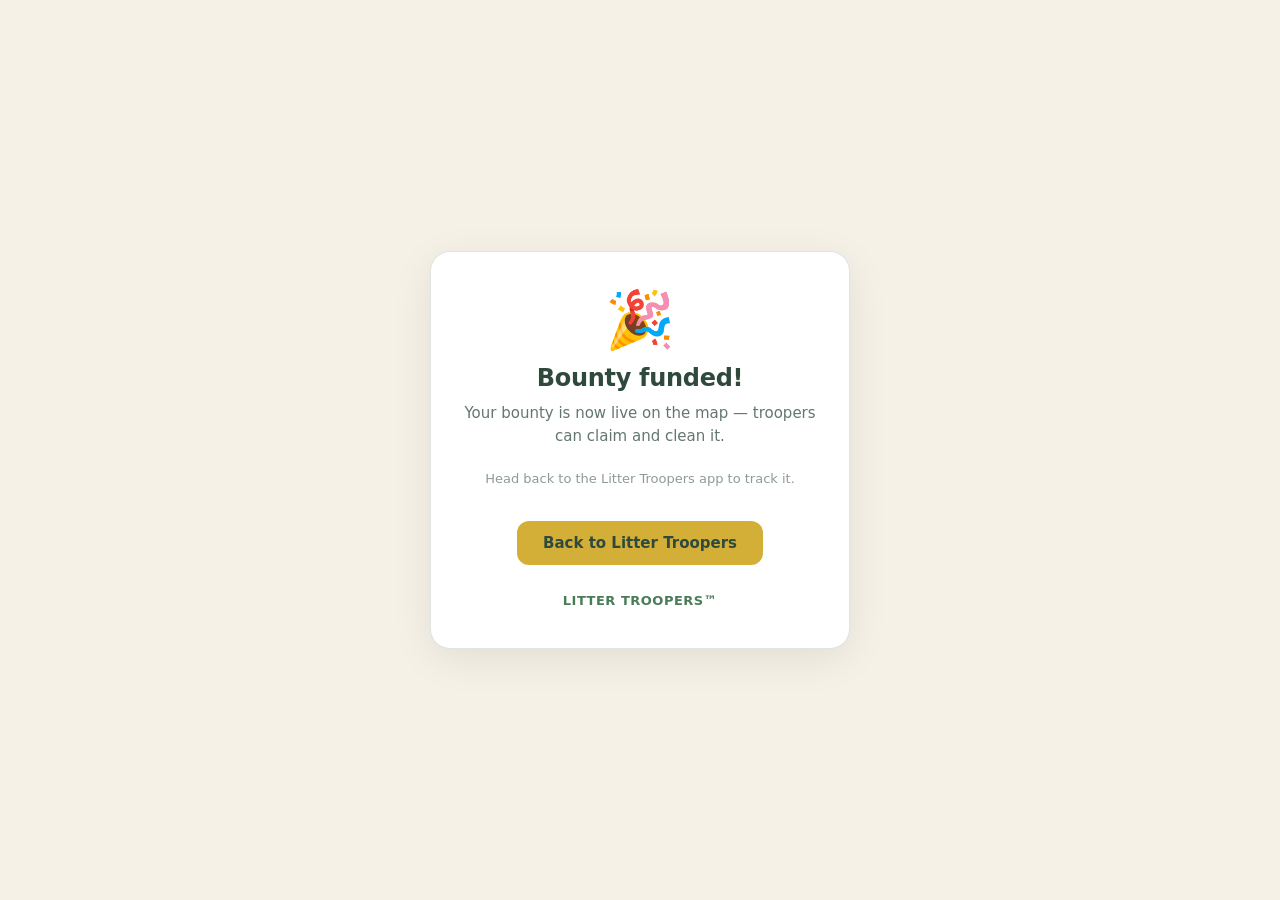
<file: bounty-return.html>
<!doctype html>
<html lang="en">
<head>
  <meta charset="utf-8">
  <meta name="viewport" content="width=device-width, initial-scale=1">
  <title>Litter Troopers</title>
  <style>
    :root {
      --parchment: #F5F1E6;
      --forest: #2F4A3C;
      --mid-green: #4A7C59;
      --gold: #D4AF37;
      --ink: #333;
    }
    * { box-sizing: border-box; margin: 0; padding: 0; }
    html, body { height: 100%; }
    body {
      font-family: -apple-system, BlinkMacSystemFont, "Segoe UI", Roboto, system-ui, sans-serif;
      background: var(--parchment);
      color: var(--ink);
      display: flex;
      align-items: center;
      justify-content: center;
      padding: 24px;
      -webkit-font-smoothing: antialiased;
    }
    .card {
      background: #fff;
      border: 1px solid rgba(47,74,60,0.15);
      border-radius: 20px;
      max-width: 420px;
      width: 100%;
      padding: 40px 28px;
      text-align: center;
      box-shadow: 0 10px 40px rgba(0,0,0,0.08);
    }
    .icon { font-size: 56px; line-height: 1; margin-bottom: 16px; }
    h1 {
      font-size: 24px;
      font-weight: 800;
      color: var(--forest);
      margin-bottom: 10px;
      letter-spacing: -0.3px;
    }
    p {
      font-size: 15px;
      line-height: 1.5;
      color: rgba(47,74,60,0.75);
      margin-bottom: 8px;
    }
    .hint {
      margin-top: 22px;
      font-size: 13px;
      color: rgba(47,74,60,0.55);
    }
    .btn {
      display: inline-block;
      margin-top: 24px;
      padding: 13px 26px;
      border-radius: 12px;
      background: var(--gold);
      color: var(--forest);
      font-size: 15px;
      font-weight: 700;
      text-decoration: none;
    }
    .wordmark {
      margin-top: 28px;
      font-size: 13px;
      font-weight: 700;
      color: var(--mid-green);
      letter-spacing: 0.5px;
    }
    .cancelled h1 { color: var(--ink); }
  </style>
</head>
<body>
  <div class="card" id="card">
    <div class="icon" id="icon">✅</div>
    <h1 id="title">All set!</h1>
    <p id="message">Your payment went through.</p>
    <p class="hint" id="hint">You can close this tab and head back to the Litter Troopers app.</p>
    <a class="btn" href="https://www.littertroopers.com" id="cta">Back to Litter Troopers</a>
    <div class="wordmark">LITTER TROOPERS™</div>
  </div>

  <script>
    (function () {
      var params = new URLSearchParams(window.location.search);
      var status = (params.get("status") || "").toLowerCase();

      var views = {
        success: {
          icon: "🎉",
          title: "Bounty funded!",
          message: "Your bounty is now live on the map — troopers can claim and clean it.",
          hint: "Head back to the Litter Troopers app to track it.",
          cancelled: false
        },
        tip_success: {
          icon: "💚",
          title: "Tip sent!",
          message: "100% of your tip is on its way to the trooper. Thanks for supporting a great cleanup.",
          hint: "You can close this tab and head back to the app.",
          cancelled: false
        },
        cancelled: {
          icon: "↩️",
          title: "Payment cancelled",
          message: "No charge was made. You can try again anytime from the app.",
          hint: "Head back to the Litter Troopers app to pick up where you left off.",
          cancelled: true
        }
      };

      // Default to a generic success if the param is missing or unexpected.
      var view = views[status] || views.success;

      document.getElementById("icon").textContent = view.icon;
      document.getElementById("title").textContent = view.title;
      document.getElementById("message").textContent = view.message;
      document.getElementById("hint").textContent = view.hint;
      if (view.cancelled) {
        document.getElementById("card").classList.add("cancelled");
      }
      document.title = "Litter Troopers — " + view.title;
    })();
  </script>
</body>
</html>
</file>
